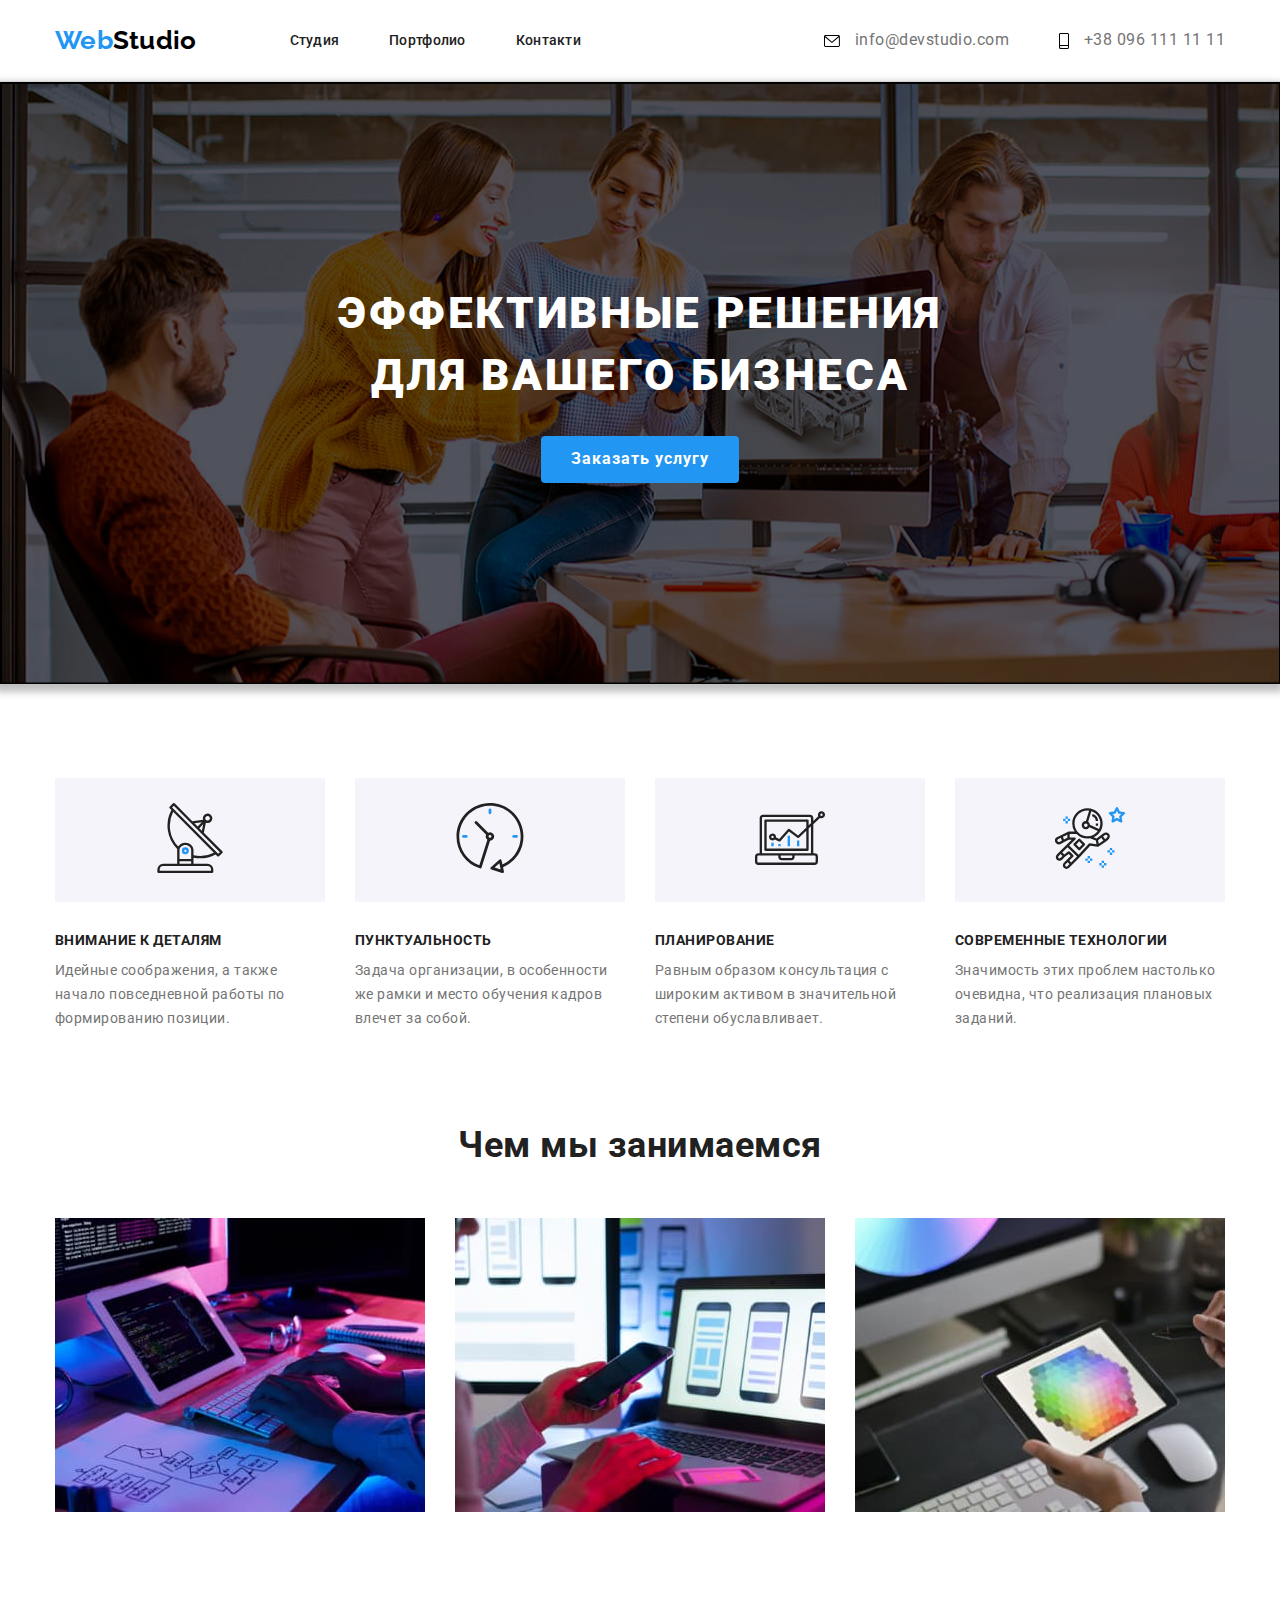
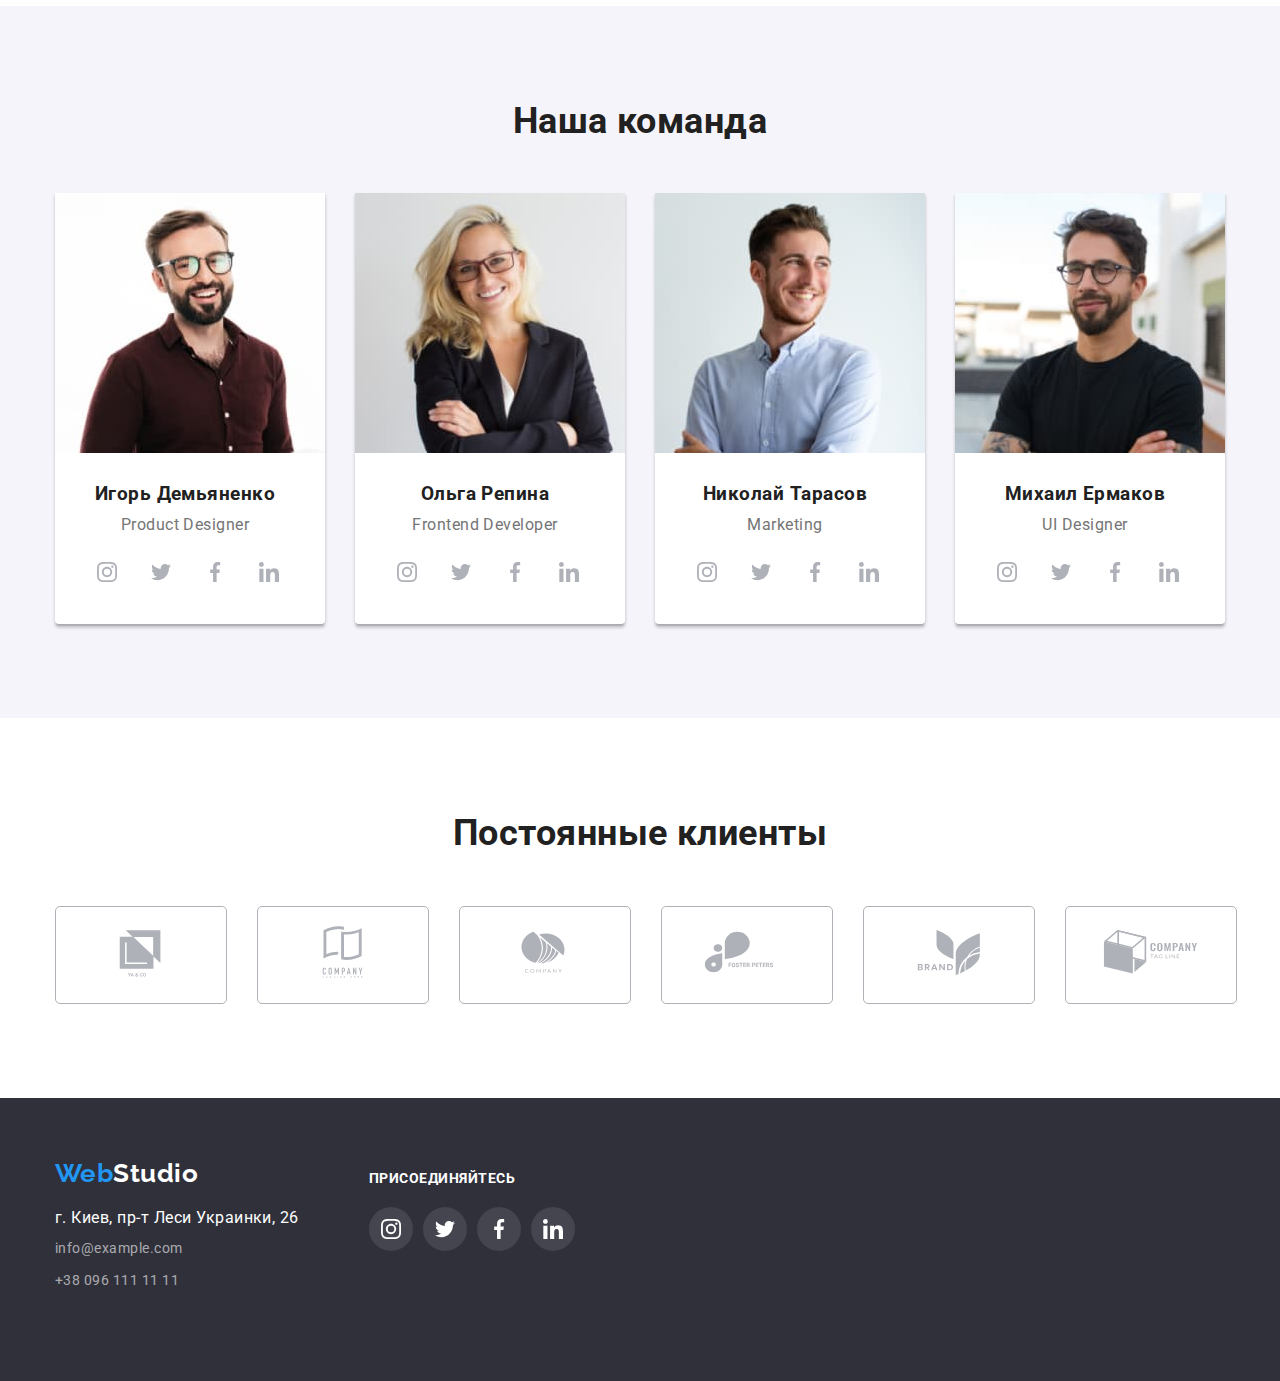
<file: index.html>
<!DOCTYPE html>
<html lang="ru">
    <head>
        <meta charset="UTF-8">
        <meta http-equiv="X-UA-Compatible" content="IE=edge">
        <meta name="viewport" content="width=device-width, initial-scale=1.0">
        <title>Студия</title>
        <link href="https://fonts.googleapis.com/css2?family=Raleway:wght@700&family=Roboto:wght@400;500;700;900&display=swap" rel="stylesheet">
        <link rel="stylesheet" href="https://cdnjs.cloudflare.com/ajax/libs/modern-normalize/0.6.0/modern-normalize.min.css" />
        <link rel="stylesheet" href="./css/styles.css"/>
    </head>
    <body>
        <header>
            <div class="container nav">
            <nav>
                <a class="logo" href="./index.html"><span>Web</span>Studio</a>
                <ul >
                    <li > <a href="">Студия</a></li>
                    <li > <a href="./portfolio.html">Портфолио</a></li>
                    <li > <a href="">Контакти</a></li>
                </ul>
            </nav>
            <ul class="pretitleColor">
                <li><a  lang="en" href="mailto:info@devstudio.com">
                <svg class="iconNav" width="16" height="12">
                    <use href="./icons/symbol-defs.svg#icon-envelope"></use>
                </svg>
                    info@devstudio.com</a></li> 
                <li><a href="tel:+380961111111">
                    <svg class="iconNav" width="10" height="16">
                        <use href="./icons/symbol-defs.svg#icon-smartphone"></use>
                    </svg>
                    +38 096 111 11 11</a></li>
            </ul>
            </div>
        </header>
        <main>
            <!--Герой-->
            <section class="hero">
            <div class="container">
            <h1>Эффективные решения для вашего бизнеса</h1>
            <button class="studioButton" type="button">Заказать услугу</button>
            </div>
            </section>

            <section class="features">
                <div class="container">
                <h2 class="hidden">Особенности</h2>
                <ul>
                    <li>
                        <div class="bcIconReatures">
                            <svg class="iconFeatures" width="70" height="70">
                                <use href="./icons/symbol-defs.svg#icon-antenna-1"></use>
                            </svg>
                        </div>
                        <h3>Внимание к деталям</h3>
                        <p>Идейные соображения, а также начало повседневной работы по формированию позиции.</p>
                    </li>
                    <li>
                        <div class="bcIconReatures">
                            <svg class="iconFeatures" width="70" height="70">
                                <use href="./icons/symbol-defs.svg#icon-clock-1"></use>
                            </svg>

                        </div>
                        <h3>Пунктуальность</h3>
                        <p>Задача организации, в особенности же рамки и место обучения кадров влечет за собой.</p>
                    </li>
                    <li>
                        <div class="bcIconReatures">
                            <svg class="iconFeatures" width="70" height="70">
                                <use href="./icons/symbol-defs.svg#icon-diagram-1"></use>
                            </svg>

                        </div>
                        <h3>Планирование</h3>
                        <p>Равным образом консультация с широким активом в значительной степени обуславливает.</p>
                    </li>
                    <li>
                        <div class="bcIconReatures">
                            <svg class="iconFeatures" width="70" height="70">
                                <use href="./icons/symbol-defs.svg#icon-astronaut-1"></use>
                            </svg>

                        </div>
                        <h3>Современные технологии</h3>
                        <p>Значимость этих проблем настолько очевидна, что реализация плановых заданий.</p>
                    </li>
                </ul>
                </div>
            </section>

            <section class="whatWeDo">
                <div class="container">
                <h2>Чем мы занимаемся</h2>
                <ul>
                    <li><img src="./images/написание-кода.jpg" alt="Написание кода" width="370"/></li>
                    <li><img src="./images/дизайн.jpg" alt="Дизайн сайта" width="370"/></li>
                    <li><img src="./images/оформление.jpg" alt="Оформление сайта" width="370"/></li>
                </ul>
                </div>
            </section>

            <section class="ourTeam"> 
                <div class="container">
                <h2>Наша команда</h2>
                <ul>
                    <li class="teamPhotos">
                        <img src="./images/product-designer.jpg" alt="Product Designer" width="270"/>
                        <div class="teamPhotosDescription">
                        <h3>Игорь Демьяненко</h3>
                        <p lang="en"> Product Designer</p>
                        <ul class="socialNetworkIconsList">
                            <li>
                        <a href="">
                        <svg class="socialNetworkIcons" width="20" height="20">
                            <use href="./icons/symbol-defs.svg#icon-instagram-2"></use>
                        </svg>
                        </a>
                        </li>
                        <li>
                        <a href="">
                        <svg class="socialNetworkIcons" width="20" height="20">
                            <use href="./icons/symbol-defs.svg#icon-twitter-1"></use>
                        </svg>
                        </a>
                        </li>
                        <li>
                        <a href="">
                        <svg class="socialNetworkIcons" width="20" height="20">
                            <use href="./icons/symbol-defs.svg#icon-facebook-1"></use>
                        </svg>
                        </a>
                        </li>
                        <li>
                        <a href="">
                        <svg class="socialNetworkIcons" width="20" height="20">
                            <use href="./icons/symbol-defs.svg#icon-linkedin-1"></use>
                        </svg>
                        </a>
                        </li>
                        </ul>
                        </div>
                    </li>
                    <li class="teamPhotos">
                        <img src="./images/frontend-developer.jpg" alt="Frontend Developer" width="270"/>
                        <div class="teamPhotosDescription">
                        <h3>Ольга Репина</h3>
                        <p lang="en">Frontend Developer</p>
                    <ul class="socialNetworkIconsList">
                        <li>
                            <a href="">
                                <svg class="socialNetworkIcons" width="20" height="20">
                                    <use href="./icons/symbol-defs.svg#icon-instagram-2"></use>
                                </svg>
                            </a>
                        </li>
                        <li>
                            <a href="">
                                <svg class="socialNetworkIcons" width="20" height="20">
                                    <use href="./icons/symbol-defs.svg#icon-twitter-1"></use>
                                </svg>
                            </a>
                        </li>
                        <li>
                            <a href="">
                                <svg class="socialNetworkIcons" width="20" height="20">
                                    <use href="./icons/symbol-defs.svg#icon-facebook-1"></use>
                                </svg>
                            </a>
                        </li>
                        <li>
                            <a href="">
                                <svg class="socialNetworkIcons" width="20" height="20">
                                    <use href="./icons/symbol-defs.svg#icon-linkedin-1"></use>
                                </svg>
                            </a>
                        </li>
                    </ul>
                        </div>
                    </li>
                    <li class="teamPhotos">
                        <img src="./images/marketing.jpg" alt="Marketing" width="270" />
                        <div class="teamPhotosDescription">
                        <h3>Николай Тарасов</h3>
                        <p lang="en">Marketing</p>
                    <ul class="socialNetworkIconsList">
                        <li>
                            <a href="">
                                <svg class="socialNetworkIcons" width="20" height="20">
                                    <use href="./icons/symbol-defs.svg#icon-instagram-2"></use>
                                </svg>
                            </a>
                        </li>
                        <li>
                            <a href="">
                                <svg class="socialNetworkIcons" width="20" height="20">
                                    <use href="./icons/symbol-defs.svg#icon-twitter-1"></use>
                                </svg>
                            </a>
                        </li>
                        <li>
                            <a href="">
                                <svg class="socialNetworkIcons" width="20" height="20">
                                    <use href="./icons/symbol-defs.svg#icon-facebook-1"></use>
                                </svg>
                            </a>
                        </li>
                        <li>
                            <a href="">
                                <svg class="socialNetworkIcons" width="20" height="20">
                                    <use href="./icons/symbol-defs.svg#icon-linkedin-1"></use>
                                </svg>
                            </a>
                        </li>
                    </ul>
                        </div>
                    </li>
                    <li class="teamPhotos">
                        <img src="./images/ui-designer.jpg" alt="UI Designer" width="270" />
                        <div class="teamPhotosDescription">
                        <h3>Михаил Ермаков</h3>
                        <p lang="en">UI Designer</p>
                    <ul class="socialNetworkIconsList">
                        <li>
                            <a href="">
                                <svg class="socialNetworkIcons" width="20" height="20">
                                    <use href="./icons/symbol-defs.svg#icon-instagram-2"></use>
                                </svg>
                            </a>
                        </li>
                        <li>
                            <a href="">
                                <svg class="socialNetworkIcons" width="20" height="20">
                                    <use href="./icons/symbol-defs.svg#icon-twitter-1"></use>
                                </svg>
                            </a>
                        </li>
                        <li>
                            <a href="">
                                <svg class="socialNetworkIcons" width="20" height="20">
                                    <use href="./icons/symbol-defs.svg#icon-facebook-1"></use>
                                </svg>
                            </a>
                        </li>
                        <li>
                            <a href="">
                                <svg class="socialNetworkIcons" width="20" height="20">
                                    <use href="./icons/symbol-defs.svg#icon-linkedin-1"></use>
                                </svg>
                            </a>
                        </li>
                    </ul>
                        </div>
                    </li>
                </ul>
                </div>
            </section>

            <section class="custumer">
                <div class="container">
                    <h2>Постоянные клиенты</h2>
                    <ul class="custumerList">
                            <li>
                                <a href="">
                                    <svg class="custumerIcons" width="106" height="60">
                                        <use href="./icons/symbol-defs.svg#icon-Logo"></use>
                                    </svg>
                                </a>
                            </li>
                            <li>
                                <a href="">
                                    <svg class="custumerIcons" width="106" height="60">
                                        <use href="./icons/symbol-defs.svg#icon-Logo-1"></use>
                                    </svg>
                                </a>
                            </li>
                            <li>
                                <a href="">
                                    <svg class="custumerIcons" width="106" height="60">
                                        <use href="./icons/symbol-defs.svg#icon-Logo-2"></use>
                                    </svg>
                                </a>
                            </li>
                            <li>
                                <a href="">
                                    <svg class="custumerIcons" width="106" height="60">
                                        <use href="./icons/symbol-defs.svg#icon-Logo-3"></use>
                                    </svg>
                                </a>
                            </li>
                            <li>
                                <a href="">
                                    <svg class="custumerIcons" width="106" height="60">
                                        <use href="./icons/symbol-defs.svg#icon-Logo-4"></use>
                                    </svg>
                                </a>
                            </li>
                            <li>
                                <a href="">
                                    <svg class="custumerIcons" width="106" height="60">
                                        <use href="./icons/symbol-defs.svg#icon-Logo-5"></use>
                                    </svg>
                                </a>
                            </li>
                    </ul>
                </div>
            </section>
        </main>
        <footer>
            <div class="container">
                <div class="notFlex">
            <a  class="logo" lang="en" href="./index.html"><span>Web</span>Studio</a>
            <address>
                <p class="address">г. Киев, пр-т Леси Украинки, 26</p>
                <a lang="en" href="mailto:info@devstudio.com">info@example.com</a>
                <a href="tel:+380961111111">+38 096 111 11 11</a>
            </address>
            </div>
            <div class="flex">
                <p class="joinUs">присоединяйтесь</p>
                <ul class="socialNetworkIconsList">
                    <li>
                        <a href="">
                            <svg class="socialNetworkIcons" width="20" height="20">
                                <use href="./icons/symbol-defs.svg#icon-instagram-2"></use>
                            </svg>
                        </a>
                    </li>
                    <li>
                        <a href="">
                            <svg class="socialNetworkIcons" width="20" height="20">
                                <use href="./icons/symbol-defs.svg#icon-twitter-1"></use>
                            </svg>
                        </a>
                    </li>
                    <li>
                        <a href="">
                            <svg class="socialNetworkIcons" width="20" height="20">
                                <use href="./icons/symbol-defs.svg#icon-facebook-1"></use>
                            </svg>
                        </a>
                    </li>
                    <li>
                        <a href="">
                            <svg class="socialNetworkIcons" width="20" height="20">
                                <use href="./icons/symbol-defs.svg#icon-linkedin-1"></use>
                            </svg>
                        </a>
                    </li>
                </ul>
            </div>
            </div>
        </footer>

    </body>
    </html>
</file>
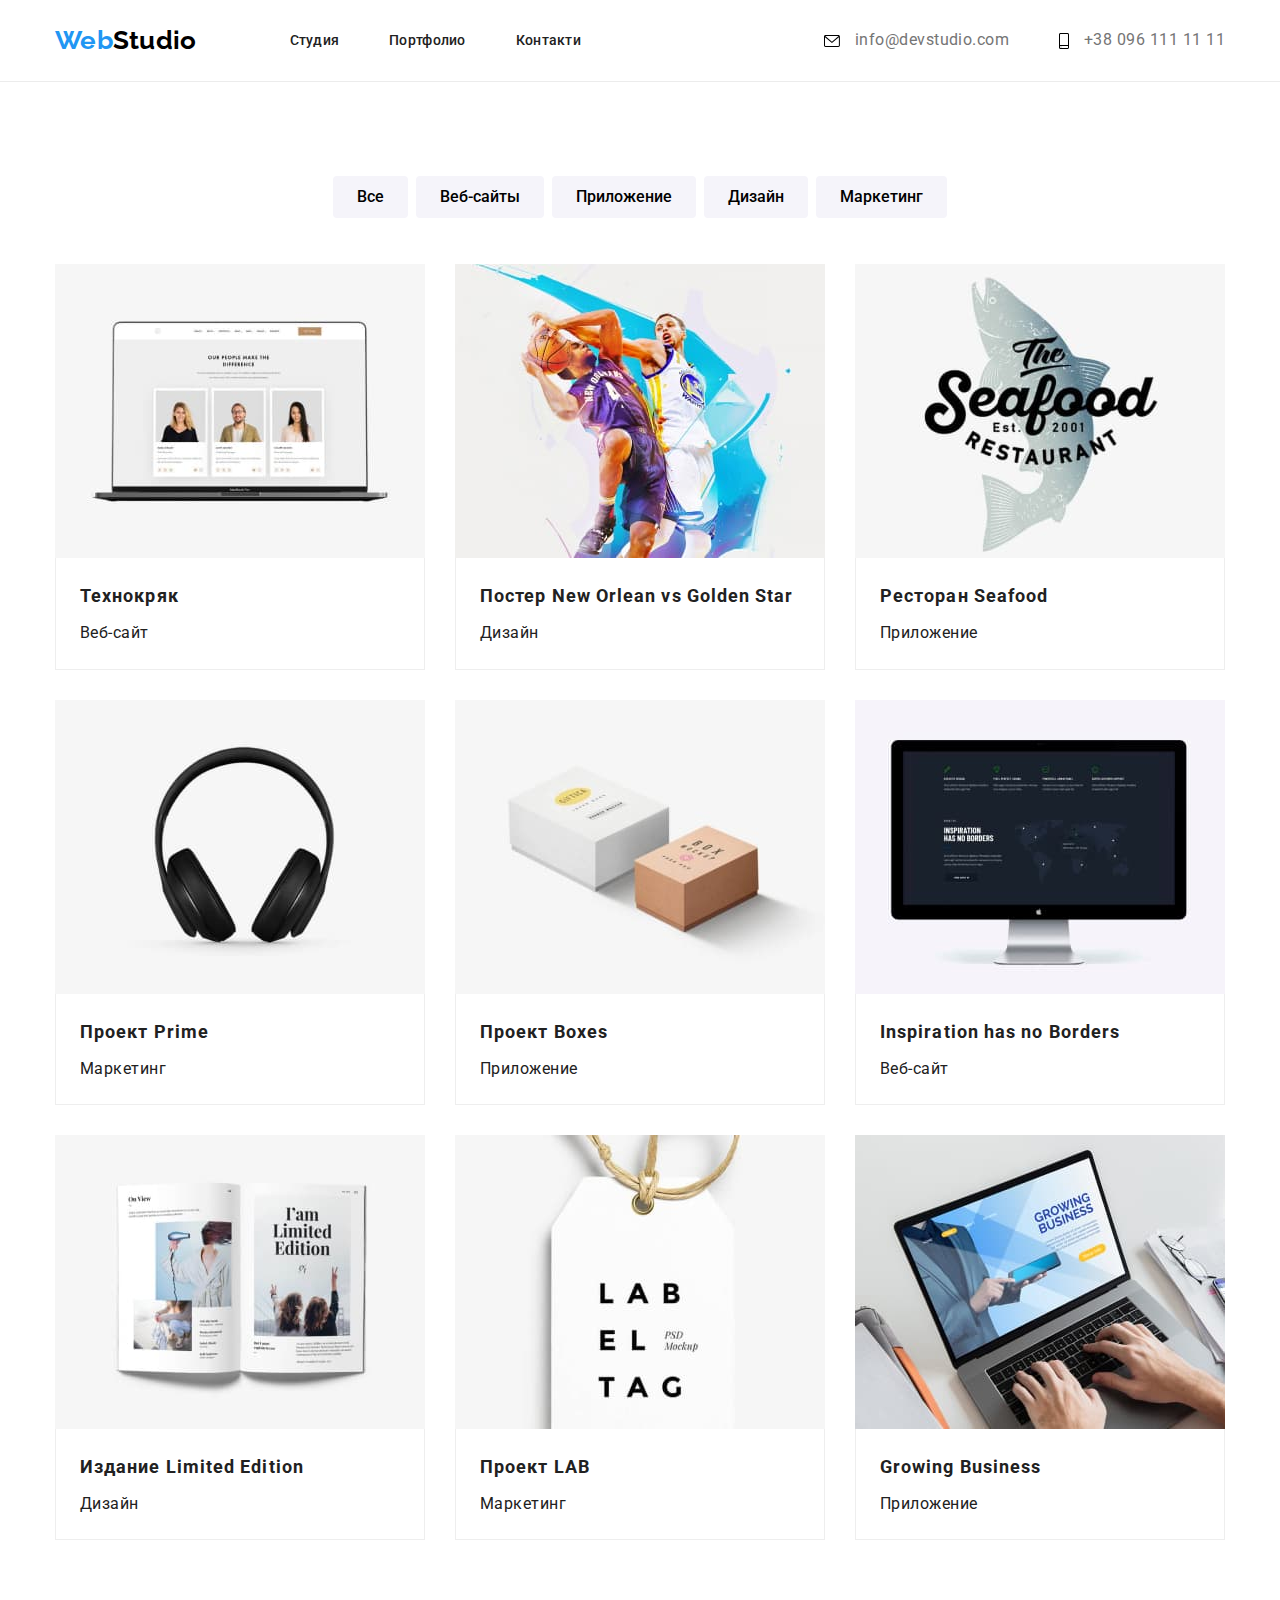
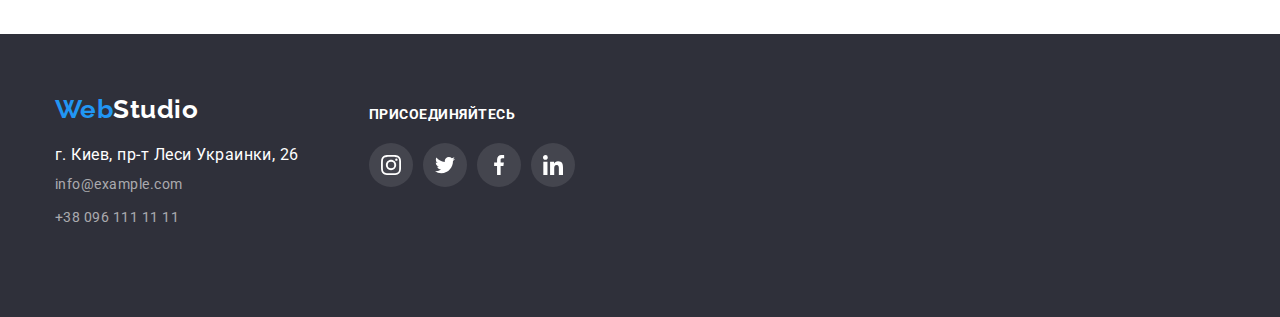
<file: portfolio.html>
<!DOCTYPE html>
<html lang="ru">
<head>
    <meta charset="UTF-8">
    <meta http-equiv="X-UA-Compatible" content="IE=edge">
    <meta name="viewport" content="width=device-width, initial-scale=1.0">
    <title>Портфолио</title>
    <link href="https://fonts.googleapis.com/css2?family=Raleway:wght@700&family=Roboto:wght@400;500;700;900&display=swap" rel="stylesheet">
    <link rel="stylesheet" href="https://cdnjs.cloudflare.com/ajax/libs/modern-normalize/0.6.0/modern-normalize.min.css" />
    <link rel="stylesheet" href="./css/styles.css"/>
</head>
<body>
    <header>
        <div class="container nav">
        <nav>
            <a class="logo" lang="en" href="./index.html"><span>Web</span>Studio</a>
            <ul >
                <li> <a href="./index.html">Студия</a></li>
                <li> <a href="">Портфолио</a></li>
                <li> <a href="">Контакти</a></li>
            </ul>
        </nav>
    <ul class="pretitleColor">
        <li><a lang="en" href="mailto:info@devstudio.com">
                <svg class="iconNav" width="16" height="12">
                    <use href="./icons/symbol-defs.svg#icon-envelope"></use>
                </svg>
                info@devstudio.com</a></li>
        <li><a href="tel:+380961111111">
                <svg class="iconNav" width="10" height="16">
                    <use href="./icons/symbol-defs.svg#icon-smartphone"></use>
                </svg>
                +38 096 111 11 11</a></li>
    </ul>
        </div>
    </header>
    <main>
        <section class="container">
        <div class="portfolio">
        <h1 class="hidden">Контент страницы Community</h1>
        <h2 class="hidden">Фильтр</h2>
        <ul class="buttonList">
            <li> <button class="portfolioButton" type="button">Все</button> </li>
            <li> <button class="portfolioButton" type="button">Веб-сайты</button> </li>
            <li> <button class="portfolioButton" type="button">Приложение</button> </li>
            <li> <button class="portfolioButton" type="button">Дизайн</button> </li>
            <li> <button class="portfolioButton" type="button">Маркетинг</button> </li>
        </ul>
        <h2 class="hidden">Наши роботы</h2>
        <ul class="portfolioCardList">
            
            <li class="portfolioCard" > 
                <a href="">
                <img src="./images/tehnokryack.jpg" alt="Технокряк" width="370"> 
                <div class="border">
                <div class="portfolioCardDescription">
                <h3>Технокряк</h3>
                <p>Веб-сайт</p>
                </div>
                </div>
                </a>
            </li>
            
            <li class="portfolioCard" >
                <a href="">
                <img src="./images/poster.jpg" alt="Постер" width="370">
                <div class="border">
                <div class="portfolioCardDescription">
                <h3 lang="en">Постер New Orlean vs Golden Star</h3>
                <p>Дизайн</p>
                </div>
                </div>
                </a>
            </li>
            
            <li class="portfolioCard" >
                <a href="">
                <img src="./images/restaurant.jpg" alt="Ресторан" width="370">
                <div class="border">
                <div class="portfolioCardDescription">
                <h3 lang="en">Ресторан Seafood</h3>
                <p>Приложение</p>
                </div>
                </div>
                </a>
            </li>
            
            <li class="portfolioCard" >
                <a href="">
                <img src="./images/prime.jpg" alt="Прайм" width="370">
                <div class="border">
                <div class="portfolioCardDescription">
                <h3 lang="en">Проект Prime</h3>
                <p>Маркетинг</p>
                </div>
                </div>
                </a>
            </li>
            
            <li class="portfolioCard" >
                <a href="">
                <img src="./images/boxes.jpg" alt="Коробки" width="370">
                <div class="border">
                <div class="portfolioCardDescription">
                <h3 lang="en">Проект Boxes</h3>
                <p>Приложение</p>
                </div>
                </div>
                </a>
            </li>
            
            <li class="portfolioCard" >
                <a href="">
                <img src="./images/website2.jpg" alt="Второй веб-сайт" width="370">
                <div class="border">
                <div class="portfolioCardDescription">
                <h3 lang="en">Inspiration has no Borders</h3>
                <p>Веб-сайт</p>
                </div>
                </div>
                </a>
            </li>
            
            <li class="portfolioCard" >
                <a href="">
                <img src="./images/edition.jpg" alt="Издание" width="370">
                <div class="border">
                <div class="portfolioCardDescription">
                <h3 lang="en">Издание Limited Edition</h3>
                <p>Дизайн</p>
                </div>
                </div>
                </a>
            </li>
            
            <li class="portfolioCard" >
                <a href="">
                <img src="./images/lab.jpg" alt="Проект ЛАБ" width="370">
                <div class="border">
                <div class="portfolioCardDescription">
                <h3 lang="en">Проект LAB</h3>
                <p>Маркетинг</p>
                </div>
                </div>
                </a>
            </li>
            
            <li class="portfolioCard" >
                <a href="">
                <img src="./images/grbusiness.jpg" alt="Приложение Бизнес" width="370">
                <div class="border">
                <div class="portfolioCardDescription">
                <h3 lang="en">Growing Business</h3>
                <p>Приложение</p>
                </div>
                </div>
                </a>
            </li>
        </ul>
        </div>
        </section>
    </main>
    <footer>
        <div class="container">
            <div class="notFlex">
                <a class="logo" lang="en" href="./index.html"><span>Web</span>Studio</a>
                <address>
                    <p class="address">г. Киев, пр-т Леси Украинки, 26</p>
                    <a lang="en" href="mailto:info@devstudio.com">info@example.com</a>
                    <a href="tel:+380961111111">+38 096 111 11 11</a>
                </address>
            </div>
            <div class="flex">
                <p class="joinUs">присоединяйтесь</p>
                <ul class="socialNetworkIconsList">
                    <li>
                        <a href="">
                            <svg class="socialNetworkIcons" width="20" height="20">
                                <use href="./icons/symbol-defs.svg#icon-instagram-2"></use>
                            </svg>
                        </a>
                    </li>
                    <li>
                        <a href="">
                            <svg class="socialNetworkIcons" width="20" height="20">
                                <use href="./icons/symbol-defs.svg#icon-twitter-1"></use>
                            </svg>
                        </a>
                    </li>
                    <li>
                        <a href="">
                            <svg class="socialNetworkIcons" width="20" height="20">
                                <use href="./icons/symbol-defs.svg#icon-facebook-1"></use>
                            </svg>
                        </a>
                    </li>
                    <li>
                        <a href="">
                            <svg class="socialNetworkIcons" width="20" height="20">
                                <use href="./icons/symbol-defs.svg#icon-linkedin-1"></use>
                            </svg>
                        </a>
                    </li>
                </ul>
            </div>
            </div>
    </footer>
</body>
</html>
</file>
<file: css/styles.css>
:root {
  --main-color: #ffffff;
  --background-light-color: #f5f4fa;
  --background-dark-color: #2f303a;
  --accent-color: #2196f3;
  --text-color: #212121;
  --pretitle-text-color: #757575;
  --logo-color: #000000;
  --button-hover-color: #188ce8;
  --button-portfolio-color: #f5f4fa;
  --border-color: #ececec;
  --icons-color: #afb1b8;
}

*,
*::before,
*::after {
  box-sizing: border-box;
  margin: 0px;
  padding: 0px;
}

body {
  background-color: var(--main-color);
  color: var(--text-color);

  font-family: Roboto, sans-serif;
  font-style: normal;
  font-weight: 400;
  letter-spacing: 0.03em;
}

a {
  text-decoration: none;
  color: inherit;
  display: block;
}

ul {
  padding: 0;
  margin: 0;
  list-style: none;
}

.container {
  width: 1200px;
  padding-left: 15px;
  padding-right: 15px;
  margin-left: auto;
  margin-right: auto;
}
img {
  display: block;
  width: 100%;
}
/*HEADER*/
/* Logo */
.logo {
  font-family: Raleway, sans-serif;
  color: var(--logo-color);

  font-weight: 700;
  font-size: 26px;
  line-height: 1.2;

  display: block;
  margin-right: 93px;
}
span {
  color: var(--accent-color);
}
header {
  border-bottom: 1px solid var(--border-color);
}
nav {
  display: flex;
  align-items: center;
  font-weight: 500;
  font-size: 14px;
  line-height: 1.2;
  letter-spacing: 0.02em;
}

header > ul {
  align-items: center;
}
.pretitleColor {
  color: var(--pretitle-text-color);
}

header li:hover,
header li:focus {
  color: var(--accent-color);
}
.nav {
  display: flex;
  align-items: center;
}
header a {
  padding-top: 25px;
  padding-bottom: 25px;
}
header ul {
  display: flex;
  align-items: center;
  margin-left: auto;
}
header li + li {
  margin-left: 50px;
}
.iconNav {
  margin-right: 10px;
  vertical-align: middle;
}
header li:hover .iconNav,
header li:focus .iconNav {
  fill: var(--accent-color);
}
/*STUDIO HEADER*/
.hero {
  max-width: 1600px;
  background-image: linear-gradient(
      to right,
      rgba(0.18, 0.19, 0.23, 0.4),
      rgba(0.18, 0.19, 0.23, 0.4)
    ),
    url("../icons/Background.svg");
  background-repeat: no-repeat;
  margin: 0 auto;
  background-color: var(--background-dark-color);
  padding: 200px 0px;
  border: #000000 solid 1px;
  box-shadow: -1px 4px 7px 4px rgba(0, 0, 0, 0.25);
}

h1 {
  color: var(--main-color);

  max-width: 696px;
  margin: auto;
  text-align: center;
  margin-bottom: 30px;

  font-weight: 900;
  font-size: 44px;
  line-height: 1.4;
  letter-spacing: 0.06em;
  text-transform: uppercase;
}
.studioButton {
  color: var(--main-color);
  background-color: var(--accent-color);
  border-color: transparent;
  border-radius: 4px;
  cursor: pointer;

  font-weight: bold;
  font-size: 16px;
  line-height: 1.9;
  letter-spacing: 0.06em;

  display: block;
  margin: auto;
  padding: 6px 28px;
}
.studioButton:hover,
.studioButton:focus {
  background-color: var(--button-hover-color);
  border-color: transparent;
}

h2 {
  font-weight: bold;
  font-size: 36px;
  line-height: 1.2;
  text-align: center;
  margin-bottom: 50px;
}
.features {
  padding: 94px 0px;
}
.bcIconReatures {
  background-color: var(--background-light-color);
  padding: 25px 100px;
  margin-bottom: 30px;
}
.features h3 {
  font-weight: bold;
  font-size: 14px;
  line-height: 1.2;
  text-transform: uppercase;
  margin-bottom: 10px;
}
.features p {
  color: var(--pretitle-text-color);

  font-size: 14px;
  line-height: 1.7;
}
.features ul {
  display: flex;
}

.features li {
  flex-basis: calc((100% - 90px) / 4);
}
.features li:not(:nth-last-child(1)) {
  margin-right: 30px;
}
.whatWeDo {
  padding: 0px 0px 94px 0px;
}

.whatWeDo ul {
  display: flex;
}
.whatWeDo li {
  flex-basis: calc((100% - 60px) / 3);
}
.whatWeDo li:not(:nth-last-child(1)) {
  margin-right: 30px;
}

.ourTeam {
  background-color: var(--button-portfolio-color);
  font-size: 16px;
  line-height: 1.2;

  padding-top: 94px;
  padding-left: 0px;
  padding-right: 0px;
  padding-bottom: 94px;
}
.teamPhotos {
  background-color: var(--main-color);

  width: 270px;
  text-align: center;
  box-shadow: 0px 3px 1px -1px rgba(0, 0, 0, 0.14),
    0.5px 3px 3px 0.5px rgba(0, 0, 0, 0.12),
    -0.5px 3px 3px 0.5px rgba(0, 0, 0, 0.06);
  border-bottom-left-radius: 4px;
  border-bottom-right-radius: 4px;
}
.ourTeam h3 {
  margin-top: 30px;
}
.teamPhotosDescription {
  max-width: 200px;
  margin: 30px;
}

.ourTeam p {
  color: var(--pretitle-text-color);

  margin-top: 10px;
  margin-bottom: 16px;
}
.ourTeam ul {
  display: flex;
}
.ourTeam li {
  display: inline-block;
  flex-basis: calc((100%-90px) / 4);
}
.ourTeam li:not(:nth-last-child(1)) {
  margin-right: 30px;
}
.socialNetworkIconsList a {
  width: 44px;
  height: 44px;
  padding: 12px;
  fill: var(--icons-color);
}
.socialNetworkIconsList {
  display: flex;
  flex-basis: 206px;
  margin-bottom: 30px;
  fill: var(--icons-color);
}
.socialNetworkIconsList li:not(:nth-last-child(1)) {
  margin-right: 10px;
}
.socialNetworkIconsList a:hover,
.socialNetworkIconsList a:focus {
  fill: var(--main-color);
  background-color: var(--accent-color);
  border-radius: 50px;
}
.custumer {
  padding: 94px 0px;
}
.custumerList {
  display: flex;
  margin-top: 50px;
}
.custumer a {
  padding: 16px 32px;
  fill: var(--icons-color);
  border: var(--icons-color) solid 1px;
  border-radius: 5px;
}
.custumer li:not(:nth-last-child(1)) {
  margin-right: 30px;
}
.custumerList a:hover,
.custumerList a:focus {
  fill: var(--accent-color);
  border: var(--accent-color) solid 1px;
  border-radius: 5px;
}
/*STUDIO HEADER*/
/*FOOTER*/
footer {
  color: rgba(255, 255, 255, 0.6);
  background-color: var(--background-dark-color);
  display: block;
}
.notFlex {
  margin: 60px 0px;
}
footer .logo {
  color: var(--main-color);
  margin-bottom: 20px;
}
.address {
  color: var(--main-color);
  font-style: normal;
  margin: 0px;
}

address a {
  font-style: normal;
  font-size: 14px;
  line-height: 1.7;

  margin-top: 9px;
}
address a:hover,
address a:focus {
  color: var(--accent-color);
}
footer .container {
  display: flex;
}
.flex {
  margin: 72px auto 100px 70px;
}
.flex p {
  text-transform: uppercase;
  color: var(--main-color);

  font-weight: bold;
  font-size: 14px;
  line-height: 1.2;

  margin-bottom: 20px;
}
.flex a {
  background-color: rgba(255, 255, 255, 0.1);
  border-radius: 50px;
  fill: var(--main-color);
}

/*FOOTER*/
/*PORTFOLIO*/
.portfolio {
  padding-top: 94px;
  padding-bottom: 94px;
  padding-right: 0px;
  padding-left: 0px;
}
.hidden {
  position: absolute;
  width: 1px;
  height: 1px;
  margin: -1px;
  border: 0;
  padding: 0;

  white-space: nowrap;
  clip-path: inset(100%);
  clip: rect(0 0 0 0);
  overflow: hidden;
}
.portfolioButton {
  background-color: var(--button-portfolio-color);
  border-radius: 4px;
  border-color: transparent;
  font-weight: 500;
  font-size: 16px;
  line-height: 1.6;
  cursor: pointer;

  display: block;
  padding: 6px 22px;
  flex-basis: calc((100%-32) / 5);
}
.buttonList li:not(:nth-last-child(1)) {
  margin-right: 8px;
}
.buttonList {
  display: flex;
  height: 54px;
  width: 614px;
  margin: 0px auto 34px auto;
}
.portfolioButton:hover,
.portfolioButton:focus {
  background-color: var(--accent-color);
  border-color: transparent;
  color: var(--main-color);
  box-shadow: 0px 5px 1.5px -1.5px rgba(0, 0, 0, 0.14);
}

.portfolioCard {
  background: var(--main-color);

  box-sizing: border-box;
  width: 370px;
}
.portfolioCard:hover {
  box-shadow: 0px 3px 1px -1px rgba(0, 0, 0, 0.14),
    0.5px 3px 3px 0.5px rgba(0, 0, 0, 0.12),
    -0.5px 3px 3px 0.5px rgba(0, 0, 0, 0.06);
}
.portfolioCardList li:not(:nth-last-child(3n)) {
  margin-left: 30px;
}
.portfolioCardList li:not(:nth-last-child(-n + 3)) {
  margin-bottom: 30px;
}
.portfolioCardDescription {
  margin: 0px 24px 20px 24px;
  max-width: 322px;
}
.border {
  padding-top: 20px;
  border-left: 1px solid #eeeeee;
  border-bottom: 1px solid #eeeeee;
  border-right: 1px solid #eeeeee;
}
.portfolioCard h3 {
  font-size: 18px;
  line-height: 2;
  letter-spacing: 0.06em;
}
.portfolioCard p {
  font-size: 16px;
  line-height: 1.9;
  margin-top: 4px;
}
.portfolioCardList {
  display: flex;
  flex-wrap: wrap;
}
/*PORTFOLIO*/
</file>
